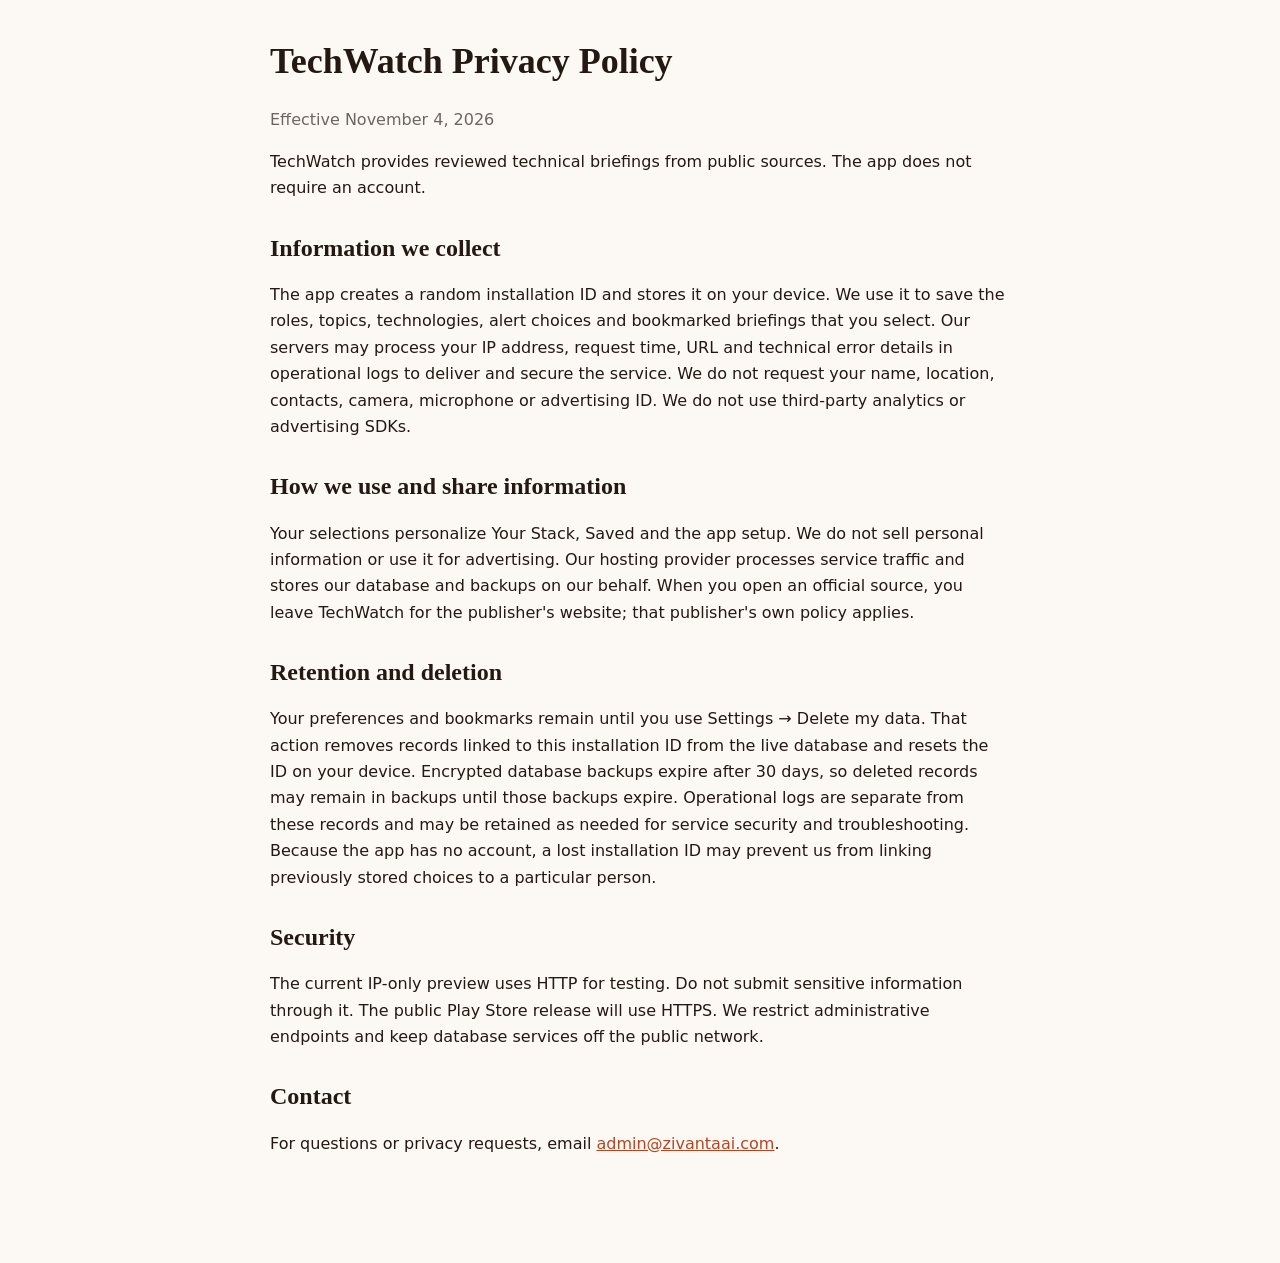
<file: web/privacy.html>
<!doctype html>
<html lang="en">
<head>
  <meta charset="utf-8">
  <meta name="viewport" content="width=device-width, initial-scale=1">
  <title>TechWatch Privacy Policy</title>
  <style>
    body { max-width: 740px; margin: 40px auto; padding: 0 22px 50px; background: #fcf9f4; color: #241813; font: 16px/1.65 system-ui, sans-serif; }
    h1, h2 { font-family: Georgia, serif; line-height: 1.18; }
    h1 { font-size: 36px; }
    h2 { margin-top: 32px; }
    a { color: #b74420; }
    .muted { color: #6c6661; }
  </style>
</head>
<body>
  <h1>TechWatch Privacy Policy</h1>
  <p class="muted">Effective November 4, 2026</p>
  <p>TechWatch provides reviewed technical briefings from public sources. The app does not require an account.</p>

  <h2>Information we collect</h2>
  <p>The app creates a random installation ID and stores it on your device. We use it to save the roles, topics, technologies, alert choices and bookmarked briefings that you select. Our servers may process your IP address, request time, URL and technical error details in operational logs to deliver and secure the service. We do not request your name, location, contacts, camera, microphone or advertising ID. We do not use third-party analytics or advertising SDKs.</p>

  <h2>How we use and share information</h2>
  <p>Your selections personalize Your Stack, Saved and the app setup. We do not sell personal information or use it for advertising. Our hosting provider processes service traffic and stores our database and backups on our behalf. When you open an official source, you leave TechWatch for the publisher's website; that publisher's own policy applies.</p>

  <h2>Retention and deletion</h2>
  <p>Your preferences and bookmarks remain until you use Settings → Delete my data. That action removes records linked to this installation ID from the live database and resets the ID on your device. Encrypted database backups expire after 30 days, so deleted records may remain in backups until those backups expire. Operational logs are separate from these records and may be retained as needed for service security and troubleshooting. Because the app has no account, a lost installation ID may prevent us from linking previously stored choices to a particular person.</p>

  <h2>Security</h2>
  <p>The current IP-only preview uses HTTP for testing. Do not submit sensitive information through it. The public Play Store release will use HTTPS. We restrict administrative endpoints and keep database services off the public network.</p>

  <h2>Contact</h2>
  <p>For questions or privacy requests, email <a href="mailto:admin@zivantaai.com">admin@zivantaai.com</a>.</p>
</body>
</html>
</file>
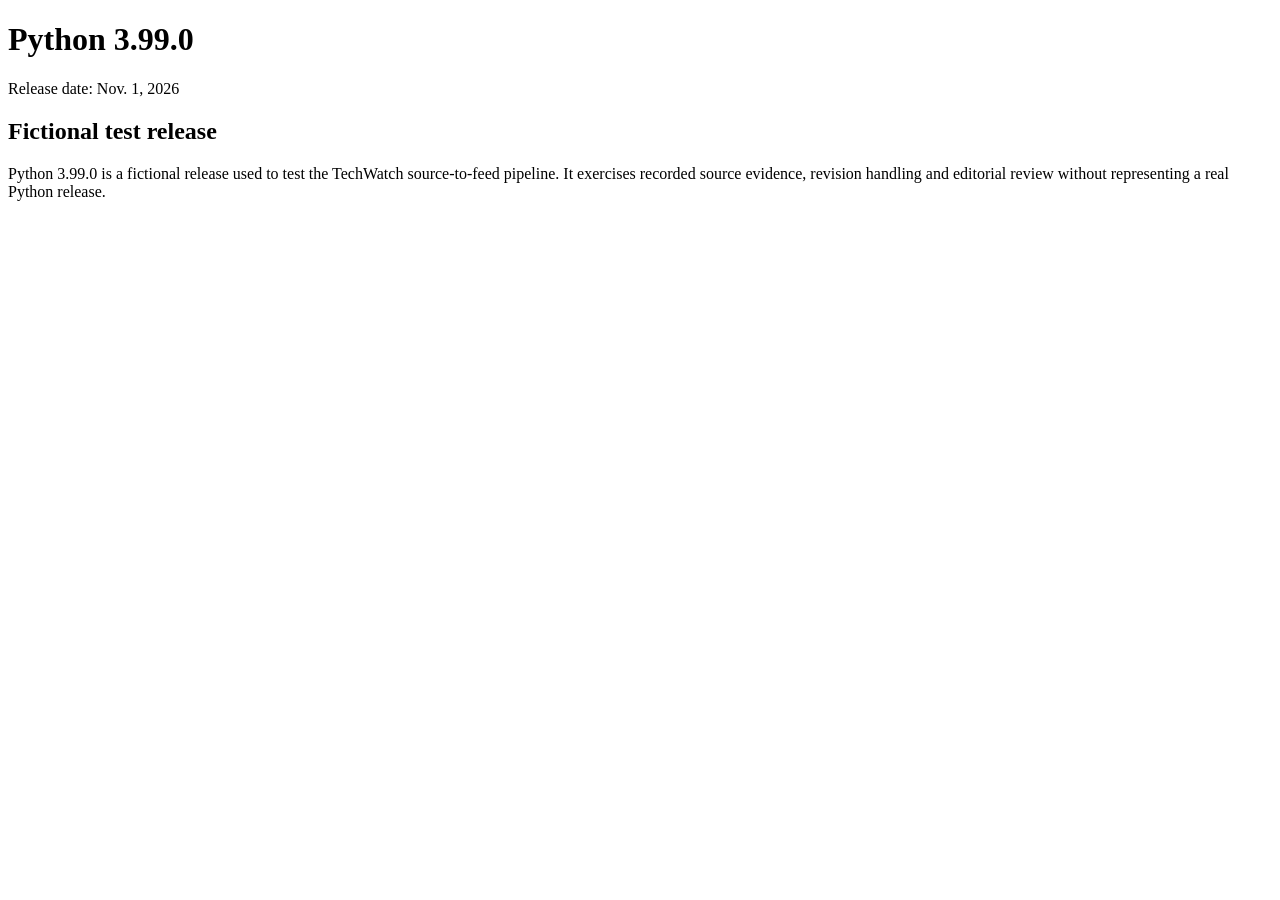
<file: fixtures/python_source/release.html>
<!doctype html><html><body><main>
<h1>Python 3.99.0</h1>
<p>Release date: Nov. 1, 2026</p>
<h2>Fictional test release</h2>
<p>Python 3.99.0 is a fictional release used to test the TechWatch source-to-feed pipeline. It exercises recorded source evidence, revision handling and editorial review without representing a real Python release.</p>
</main></body></html>
</file>
